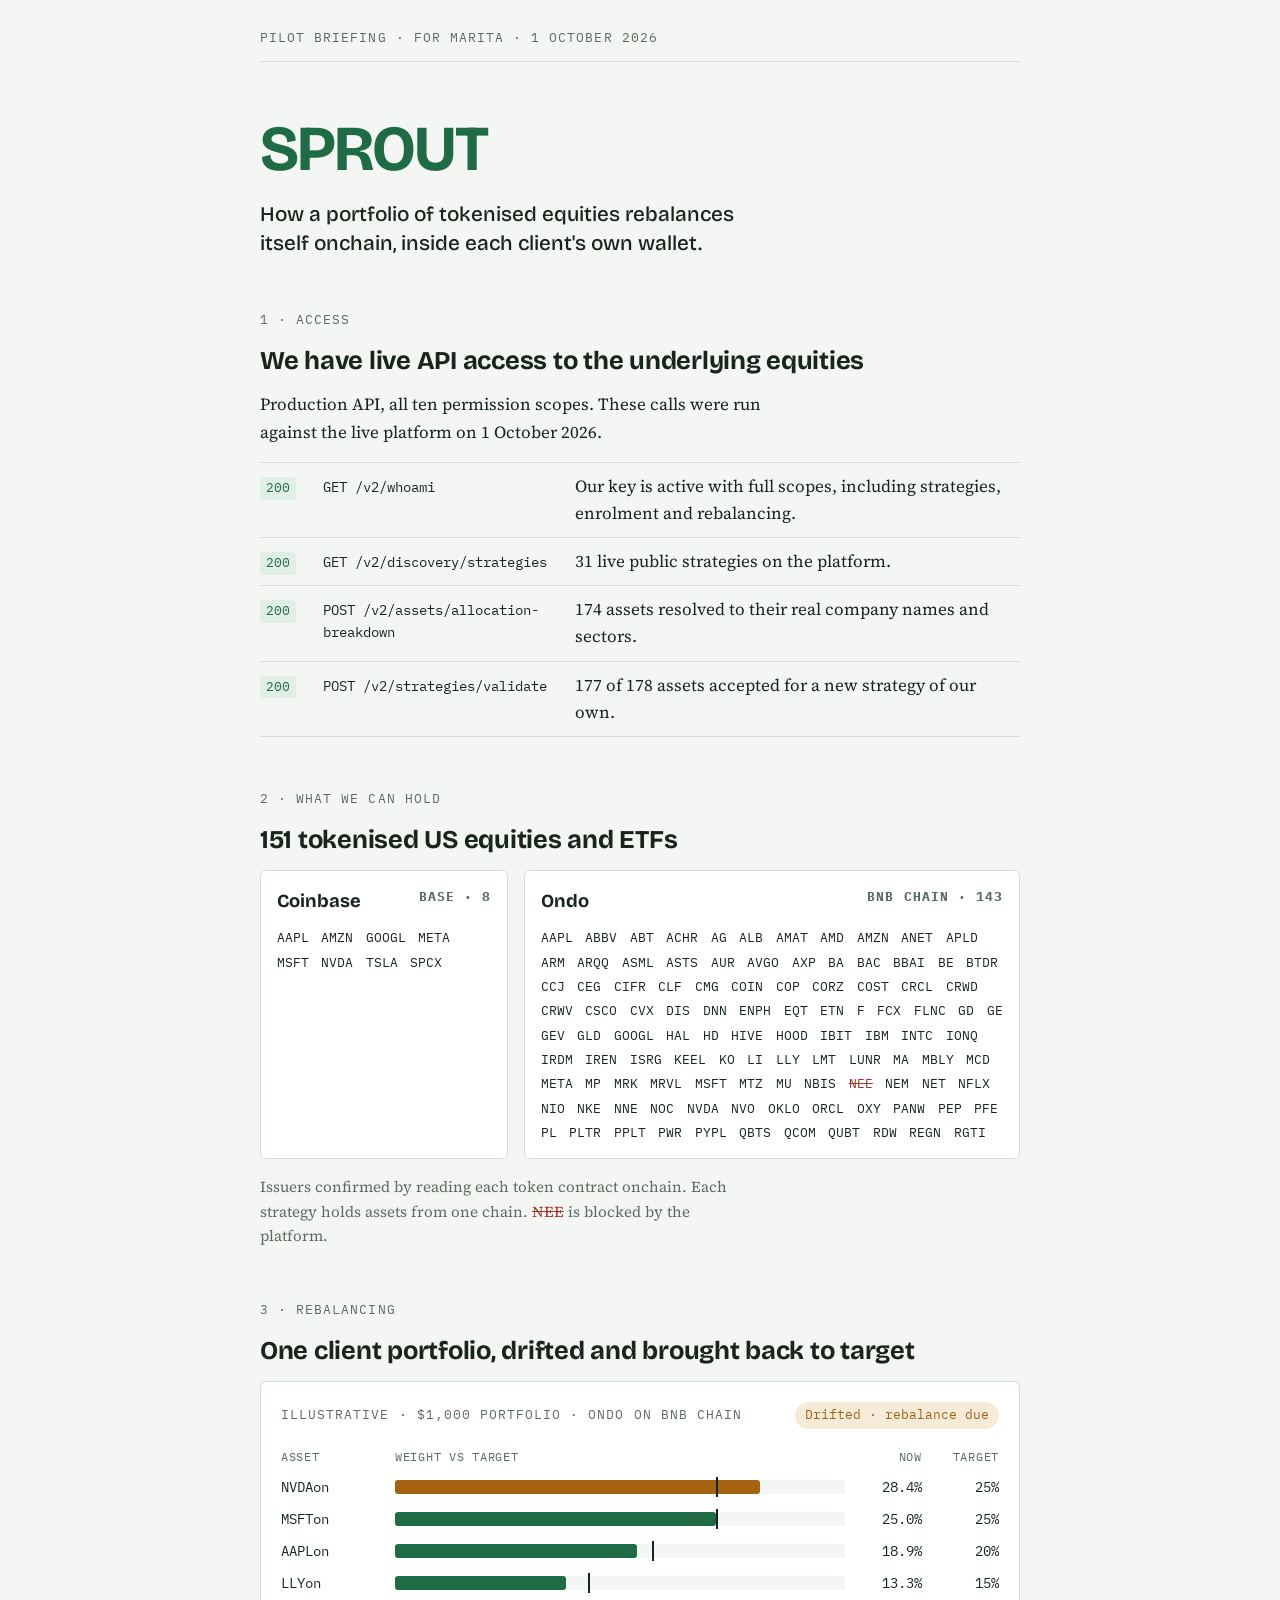
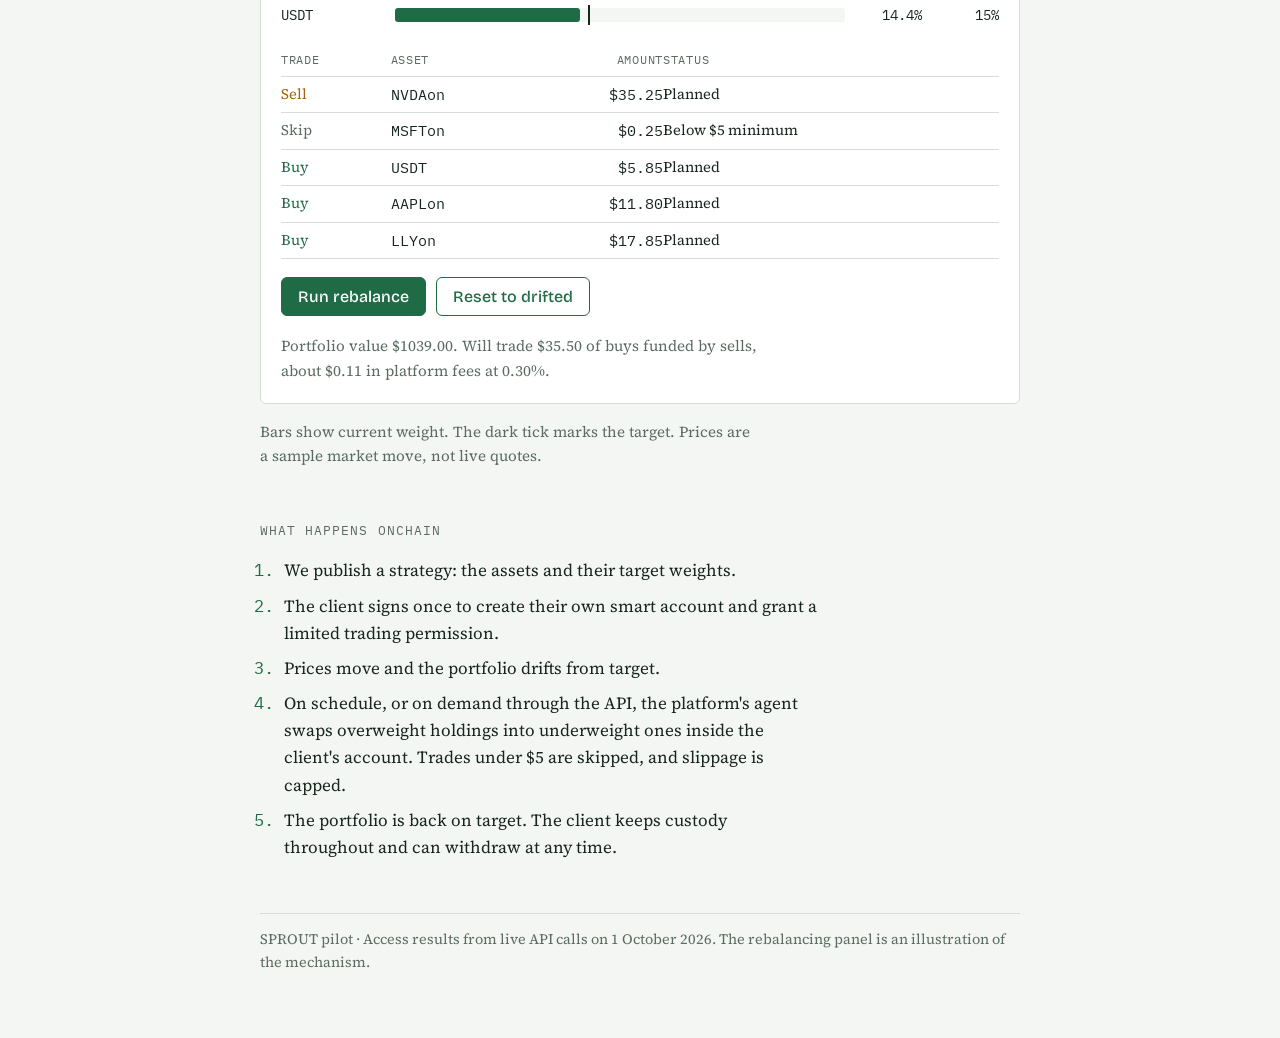
<file: sprout-briefing.html>
<!doctype html>
<html lang="en">
<head>
<meta charset="utf-8">
<meta name="viewport" content="width=device-width, initial-scale=1, viewport-fit=cover">
<meta name="robots" content="noindex, nofollow">
<title>SPROUT Pilot Briefing</title>
<link rel="preconnect" href="https://fonts.googleapis.com">
<link rel="preconnect" href="https://fonts.gstatic.com" crossorigin>
<link rel="stylesheet" href="https://fonts.googleapis.com/css2?family=Bricolage+Grotesque:opsz,wght@12..96,500;12..96,700&family=Source+Serif+4:opsz,wght@8..60,400;8..60,600&family=IBM+Plex+Mono:wght@400;500&display=swap">
<style>
/* Layout: one narrow column. Three blocks: access proof, the equity universe, a working rebalance. */
:root {
  --paper: #f3f6f2; --sheet: #ffffff; --ink: #17251d; --muted: #5b6b61; --rule: #d5ddd6;
  --leaf: #1f6b45; --leaf-soft: #e1eee5; --amber: #a5620f; --amber-soft: #f6ead8; --alert: #a3352a;
  --f-display: "Bricolage Grotesque", "Avenir Next", "Segoe UI", sans-serif;
  --f-body: "Source Serif 4", Georgia, "Times New Roman", serif;
  --f-data: "IBM Plex Mono", ui-monospace, "SF Mono", Menlo, monospace;
  color-scheme: light;
}
@media (prefers-color-scheme: dark) {
  :root:not([data-theme="light"]) {
    --paper: #101813; --sheet: #16211a; --ink: #e4ece6; --muted: #9aab9f; --rule: #2a3a30;
    --leaf: #6cc495; --leaf-soft: #1c3226; --amber: #e0a55a; --amber-soft: #33281a; --alert: #ef8f83; color-scheme: dark;
  }
}
:root[data-theme="dark"] {
  --paper: #101813; --sheet: #16211a; --ink: #e4ece6; --muted: #9aab9f; --rule: #2a3a30;
  --leaf: #6cc495; --leaf-soft: #1c3226; --amber: #e0a55a; --amber-soft: #33281a; --alert: #ef8f83; color-scheme: dark;
}
* { box-sizing: border-box; }
body { margin: 0; background: var(--paper); color: var(--ink); font-family: var(--f-body); font-size: 1.0625rem; line-height: 1.6;
  padding: env(safe-area-inset-top, 0px) 20px env(safe-area-inset-bottom, 0px); }
.wrap { max-width: 760px; margin: 0 auto; padding-block: 28px 64px; display: grid; gap: 52px; }
h1, h2 { font-family: var(--f-display); text-wrap: balance; line-height: 1.1; margin: 0; }
h1 { font-size: clamp(2.6rem, 8vw, 4rem); font-weight: 700; letter-spacing: -0.03em; color: var(--leaf); }
h2 { font-size: 1.6rem; font-weight: 700; letter-spacing: -0.01em; }
p { margin: 0; max-width: 62ch; }
.label { font-family: var(--f-data); font-size: 0.8125rem; letter-spacing: 0.08em; text-transform: uppercase; color: var(--muted); }
.note { color: var(--muted); font-size: 0.95rem; }
.num { font-family: var(--f-data); font-variant-numeric: tabular-nums; }
section { display: grid; gap: 16px; }
.strip { display: flex; flex-wrap: wrap; justify-content: space-between; gap: 6px 20px; border-bottom: 1px solid var(--rule); padding-bottom: 12px; }
.lede { font-family: var(--f-display); font-weight: 500; font-size: 1.3rem; line-height: 1.4; max-width: 36ch; }

/* API proof */
.calls { list-style: none; margin: 0; padding: 0; border-top: 1px solid var(--rule); }
.calls li { display: grid; grid-template-columns: 3.2rem minmax(0, 15rem) minmax(0, 1fr); gap: 12px; padding: 10px 0; border-bottom: 1px solid var(--rule); align-items: baseline; }
.calls code { font-family: var(--f-data); font-size: 0.86rem; overflow-wrap: anywhere; }
.ok { font-family: var(--f-data); font-size: 0.8125rem; color: var(--leaf); background: var(--leaf-soft); border-radius: 4px; padding: 1px 6px; justify-self: start; }
@media (max-width: 560px) { .calls li { grid-template-columns: 3.2rem minmax(0, 1fr); } .calls li span:last-child { grid-column: 2; } }

/* Universe */
.issuers { display: grid; grid-template-columns: minmax(0, 1fr) minmax(0, 2fr); gap: 16px; }
@media (max-width: 620px) { .issuers { grid-template-columns: minmax(0, 1fr); } }
.issuer { background: var(--sheet); border: 1px solid var(--rule); border-radius: 6px; padding: 16px; display: grid; gap: 10px; align-content: start; min-width: 0; }
.issuer h3 { margin: 0; font-family: var(--f-display); font-size: 1.15rem; display: flex; justify-content: space-between; gap: 8px; }
.tickers { font-family: var(--f-data); font-size: 0.8rem; line-height: 1.9; color: var(--ink); word-spacing: 0.35em; max-height: 13.5rem; overflow-y: auto; }
.tickers s { color: var(--alert); }

/* Rebalance demo */
.demo { background: var(--sheet); border: 1px solid var(--rule); border-radius: 6px; padding: 20px; display: grid; gap: 18px; }
.demo-head { display: flex; flex-wrap: wrap; justify-content: space-between; align-items: center; gap: 10px; }
.state { font-family: var(--f-data); font-size: 0.8125rem; padding: 3px 10px; border-radius: 999px; background: var(--amber-soft); color: var(--amber); }
.state.done { background: var(--leaf-soft); color: var(--leaf); }
.rows { display: grid; gap: 10px; }
.row { display: grid; grid-template-columns: 6.5rem minmax(0, 1fr) 4.2rem 4.2rem; gap: 10px; align-items: center; font-size: 0.95rem; }
.row .name { font-family: var(--f-data); font-size: 0.86rem; }
.track { position: relative; height: 14px; background: var(--paper); border-radius: 3px; }
.fill { position: absolute; inset: 0 auto 0 0; background: var(--leaf); border-radius: 3px; transition: width 600ms ease; }
.fill.over { background: var(--amber); }
.tick { position: absolute; top: -3px; bottom: -3px; width: 2px; background: var(--ink); }
.row .num { text-align: right; font-size: 0.86rem; }
.row.headrow { color: var(--muted); }
.row.headrow span { font-family: var(--f-data); font-size: 0.75rem; letter-spacing: 0.06em; text-transform: uppercase; }
.trades { width: 100%; border-collapse: collapse; font-size: 0.92rem; }
.trades th, .trades td { text-align: left; padding: 6px 8px 6px 0; border-bottom: 1px solid var(--rule); }
.trades th { font-family: var(--f-data); font-size: 0.75rem; letter-spacing: 0.06em; text-transform: uppercase; font-weight: 400; color: var(--muted); }
.trades td.r, .trades th.r { text-align: right; padding-right: 0; }
.sell { color: var(--amber); } .buy { color: var(--leaf); } .skip { color: var(--muted); }
.buttons { display: flex; flex-wrap: wrap; gap: 10px; }
button { font-family: var(--f-display); font-weight: 500; font-size: 1rem; padding: 9px 16px; border-radius: 6px; cursor: pointer; border: 1px solid var(--leaf); background: var(--leaf); color: var(--sheet); }
button.ghost { background: transparent; color: var(--leaf); }
button:disabled { opacity: 0.45; cursor: default; }
button:focus-visible { outline: 2px solid var(--leaf); outline-offset: 2px; }
.scroll { overflow-x: auto; }

/* Steps */
.steps { margin: 0; padding-left: 1.4em; display: grid; gap: 8px; max-width: 62ch; }
.steps li::marker { font-family: var(--f-data); color: var(--leaf); }
footer { border-top: 1px solid var(--rule); padding-top: 14px; color: var(--muted); font-size: 0.9rem; }
@media (prefers-reduced-motion: reduce) { .fill { transition: none; } }
</style>
</head>
<body>
<div class="wrap">

  <div class="strip">
    <span class="label">Pilot briefing · For Marita · 1 October 2026</span>
  </div>

  <header style="display:grid;gap:16px">
    <h1>SPROUT</h1>
    <p class="lede">How a portfolio of tokenised equities rebalances itself onchain, inside each client's own wallet.</p>
  </header>

  <section>
    <span class="label">1 · Access</span>
    <h2>We have live API access to the underlying equities</h2>
    <p>Production API, all ten permission scopes. These calls were run against the live platform on 1 October 2026.</p>
    <ul class="calls">
      <li><span class="ok">200</span><code>GET /v2/whoami</code><span>Our key is active with full scopes, including strategies, enrolment and rebalancing.</span></li>
      <li><span class="ok">200</span><code>GET /v2/discovery/strategies</code><span>31 live public strategies on the platform.</span></li>
      <li><span class="ok">200</span><code>POST /v2/assets/allocation-breakdown</code><span>174 assets resolved to their real company names and sectors.</span></li>
      <li><span class="ok">200</span><code>POST /v2/strategies/validate</code><span>177 of 178 assets accepted for a new strategy of our own.</span></li>
    </ul>
  </section>

  <section>
    <span class="label">2 · What we can hold</span>
    <h2>151 tokenised US equities and ETFs</h2>
    <div class="issuers">
      <div class="issuer">
        <h3>Coinbase <span class="label">Base · 8</span></h3>
        <div class="tickers">AAPL AMZN GOOGL META MSFT NVDA TSLA SPCX</div>
      </div>
      <div class="issuer">
        <h3>Ondo <span class="label">BNB Chain · 143</span></h3>
        <div class="tickers" tabindex="0" aria-label="Ondo tickers, scrollable">AAPL ABBV ABT ACHR AG ALB AMAT AMD AMZN ANET APLD ARM ARQQ ASML ASTS AUR AVGO AXP BA BAC BBAI BE BTDR CCJ CEG CIFR CLF CMG COIN COP CORZ COST CRCL CRWD CRWV CSCO CVX DIS DNN ENPH EQT ETN F FCX FLNC GD GE GEV GLD GOOGL HAL HD HIVE HOOD IBIT IBM INTC IONQ IRDM IREN ISRG KEEL KO LI LLY LMT LUNR MA MBLY MCD META MP MRK MRVL MSFT MTZ MU NBIS <s title="Blocklisted by the platform">NEE</s> NEM NET NFLX NIO NKE NNE NOC NVDA NVO OKLO ORCL OXY PANW PEP PFE PL PLTR PPLT PWR PYPL QBTS QCOM QUBT RDW REGN RGTI RIOT RIVN RKLB RTX SBUX SCCO SCHW SHOP SLB SLV SMCI SMR SNDK SO SOFI SPCX STM TER TLN TM TSLA TSM UBER UEC UNH USAR UUUU V VRSN VRT VRTX VST WMB WMT WULF WYFI XOM XYZ</div>
      </div>
    </div>
    <p class="note">Issuers confirmed by reading each token contract onchain. Each strategy holds assets from one chain. <s style="color:var(--alert)">NEE</s> is blocked by the platform.</p>
  </section>

  <section>
    <span class="label">3 · Rebalancing</span>
    <h2>One client portfolio, drifted and brought back to target</h2>
    <div class="demo">
      <div class="demo-head">
        <span class="label">Illustrative · $1,000 portfolio · Ondo on BNB Chain</span>
        <span class="state" id="state">Drifted · rebalance due</span>
      </div>
      <div class="rows" id="rows" aria-live="polite"></div>
      <div class="scroll">
        <table class="trades">
          <thead><tr><th>Trade</th><th>Asset</th><th class="r">Amount</th><th>Status</th></tr></thead>
          <tbody id="trades"></tbody>
        </table>
      </div>
      <div class="buttons">
        <button id="go" type="button">Run rebalance</button>
        <button id="reset" type="button" class="ghost">Reset to drifted</button>
      </div>
      <p class="note" id="summary"></p>
    </div>
    <p class="note">Bars show current weight. The dark tick marks the target. Prices are a sample market move, not live quotes.</p>
  </section>

  <section>
    <span class="label">What happens onchain</span>
    <ol class="steps">
      <li>We publish a strategy: the assets and their target weights.</li>
      <li>The client signs once to create their own smart account and grant a limited trading permission.</li>
      <li>Prices move and the portfolio drifts from target.</li>
      <li>On schedule, or on demand through the API, the platform's agent swaps overweight holdings into underweight ones inside the client's account. Trades under $5 are skipped, and slippage is capped.</li>
      <li>The portfolio is back on target. The client keeps custody throughout and can withdraw at any time.</li>
    </ol>
  </section>

  <footer>SPROUT pilot · Access results from live API calls on 1 October 2026. The rebalancing panel is an illustration of the mechanism.</footer>
</div>

<script>
(function () {
  var TOTAL = 1000, MIN_TRADE = 5, FEE = 0.003;
  var assets = [
    { t: "NVDAon", target: 25, move: 0.18 },
    { t: "MSFTon", target: 25, move: 0.04 },
    { t: "AAPLon", target: 20, move: -0.02 },
    { t: "LLYon",  target: 15, move: -0.08 },
    { t: "USDT",   target: 15, move: 0 }
  ];
  var rows = document.getElementById("rows"), trades = document.getElementById("trades"),
      state = document.getElementById("state"), summary = document.getElementById("summary"),
      go = document.getElementById("go"), reset = document.getElementById("reset");
  var fmt = function (v) { return "$" + v.toFixed(2); };

  function drifted() {
    return assets.map(function (a) { return { t: a.t, target: a.target, value: TOTAL * a.target / 100 * (1 + a.move) }; });
  }
  function weights(h) { var s = h.reduce(function (x, a) { return x + a.value; }, 0); return { sum: s, w: h.map(function (a) { return a.value / s * 100; }) }; }
  function plan(h) {
    var s = weights(h).sum;
    return h.map(function (a) { var d = s * a.target / 100 - a.value; return { t: a.t, delta: d, skip: Math.abs(d) < MIN_TRADE }; })
            .filter(function (p) { return Math.abs(p.delta) >= 0.005; })
            .sort(function (a, b) { return a.delta - b.delta; });
  }
  function draw(h, executed) {
    var W = weights(h);
    var html = '<div class="row headrow"><span>Asset</span><span>Weight vs target</span><span class="num">Now</span><span class="num">Target</span></div>';
    h.forEach(function (a, i) {
      var over = W.w[i] > a.target + 0.5;
      html += '<div class="row"><span class="name">' + a.t + '</span><div class="track"><div class="fill' + (over ? ' over' : '') + '" style="width:' + Math.min(W.w[i] / 35 * 100, 100) + '%"></div><div class="tick" style="left:' + (a.target / 35 * 100) + '%"></div></div><span class="num">' + W.w[i].toFixed(1) + '%</span><span class="num">' + a.target + '%</span></div>';
    });
    rows.innerHTML = html;
    var p = executed || plan(h), body = "";
    p.forEach(function (x) {
      var kind = x.skip ? "skip" : (x.delta < 0 ? "sell" : "buy");
      var label = x.skip ? "Skip" : (x.delta < 0 ? "Sell" : "Buy");
      var status = x.skip ? "Below $5 minimum" : (executed ? "Completed" : "Planned");
      body += '<tr><td class="' + kind + '">' + label + '</td><td class="num">' + x.t + '</td><td class="r num">' + fmt(Math.abs(x.delta)) + '</td><td>' + status + '</td></tr>';
    });
    trades.innerHTML = body;
    var traded = p.filter(function (x) { return !x.skip && x.delta > 0; }).reduce(function (s, x) { return s + x.delta; }, 0);
    summary.textContent = "Portfolio value " + fmt(W.sum) + ". " + (executed ? "Traded " : "Will trade ") + fmt(traded) + " of buys funded by sells, about " + fmt(traded * FEE) + " in platform fees at 0.30%.";
  }
  var holdings;
  function start() { holdings = drifted(); state.textContent = "Drifted · rebalance due"; state.className = "state"; go.disabled = false; draw(holdings); }
  go.addEventListener("click", function () {
    var p = plan(holdings);
    p.forEach(function (x) { if (!x.skip) holdings.forEach(function (a) { if (a.t === x.t) a.value += x.delta; }); });
    state.textContent = "Rebalanced · operation completed"; state.className = "state done"; go.disabled = true;
    draw(holdings, p);
  });
  reset.addEventListener("click", start);
  start();
})();
</script>
</body>
</html>
</file>
